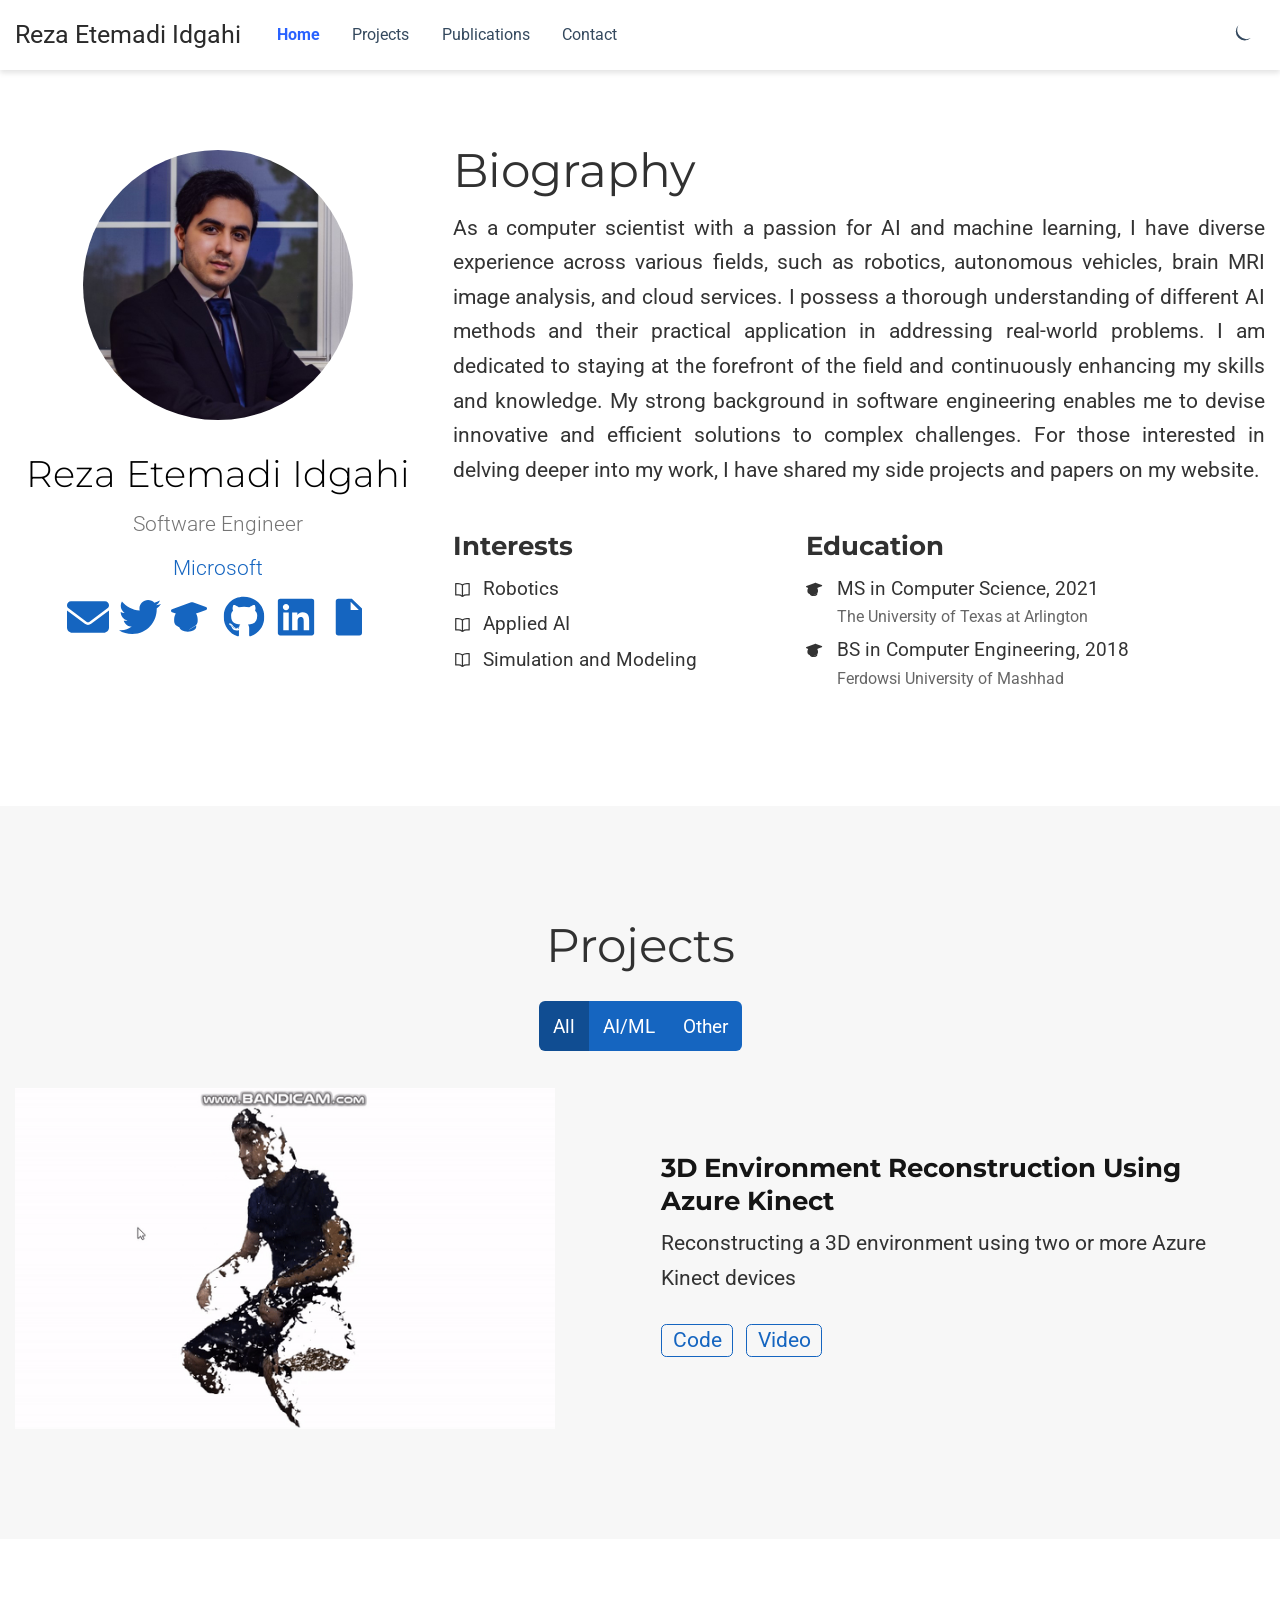
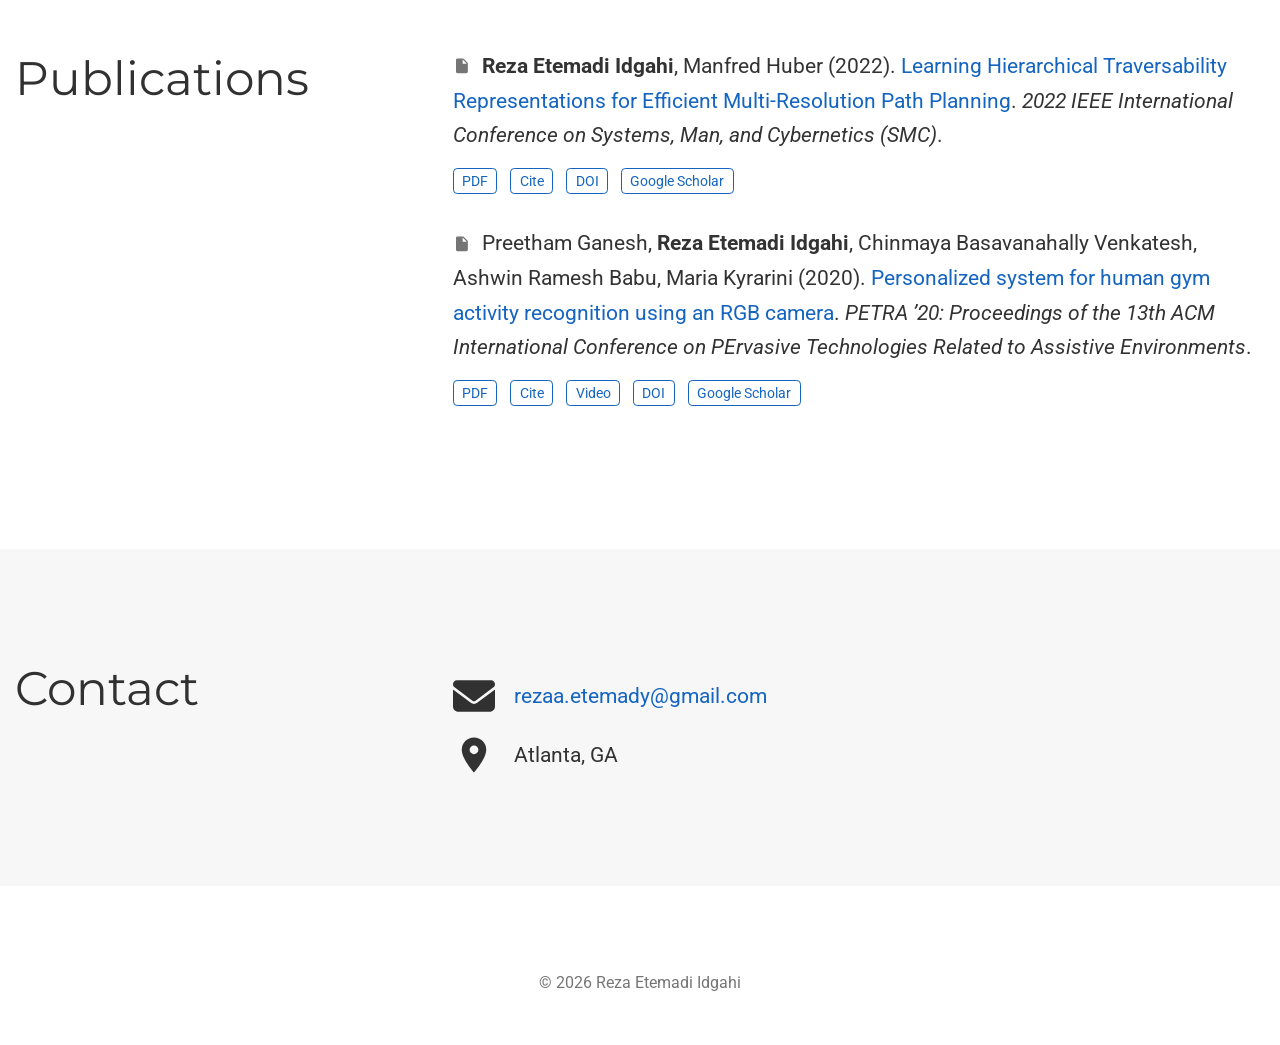
<file: index.html>
<!DOCTYPE html>
<html lang="en">
<head>
  <meta charset="utf-8">
  <meta name="viewport" content="width=device-width, initial-scale=1">
  <title>Reza Etemadi Idgahi</title>
  <meta name="author" content="Reza Etemadi Idgahi">
  <meta name="description" content="Software engineer working on AI, robotics, simulation, and cloud systems. Projects and publications by Reza Etemadi Idgahi.">
  <meta name="theme-color" content="#1565c0">
  <link rel="canonical" href="https://rzaete.github.io/">
  <meta property="og:type" content="profile">
  <meta property="og:title" content="Reza Etemadi Idgahi">
  <meta property="og:description" content="Software engineer working on AI, robotics, simulation, and cloud systems.">
  <meta property="og:url" content="https://rzaete.github.io/">
  <meta property="og:image" content="https://rzaete.github.io/img/avatar.jpg">
  <link rel="preconnect" href="https://fonts.googleapis.com">
  <link rel="preconnect" href="https://fonts.gstatic.com" crossorigin>
  <link rel="stylesheet" href="https://fonts.googleapis.com/css2?family=Montserrat:wght@300;400;600;700&family=Roboto+Mono&family=Roboto:wght@400;700&display=swap">
  <link rel="stylesheet" href="/css/style.css">
  <script>
    (function () {
      var theme = localStorage.getItem("theme");
      var dark = theme === "dark" || (theme !== "light" && matchMedia("(prefers-color-scheme: dark)").matches);
      if (dark) document.documentElement.classList.add("dark");
    })();
  </script>
  <script type="application/ld+json">
  {
    "@context": "https://schema.org",
    "@type": "Person",
    "name": "Reza Etemadi Idgahi",
    "jobTitle": "Software Engineer",
    "url": "https://rzaete.github.io/",
    "email": "mailto:rezaa.etemady@gmail.com",
    "affiliation": { "@type": "Organization", "name": "Microsoft", "url": "https://www.microsoft.com" },
    "address": { "@type": "PostalAddress", "addressLocality": "Atlanta", "addressRegion": "GA", "addressCountry": "US" },
    "sameAs": [
      "https://github.com/rzaete",
      "https://www.linkedin.com/in/reza-etemadi/",
      "https://twitter.com/rza_ete",
      "https://scholar.google.com/citations?user=729HU0gAAAAJ&hl=en"
    ]
  }
  </script>
</head>
<body>
  <header class="site-header">
    <nav class="nav wrap" aria-label="Primary">
      <button id="nav-toggle" class="nav-toggle" type="button" aria-expanded="false" aria-controls="nav-menu" aria-label="Menu">
        <svg class="icon" viewBox="0 0 24 24" aria-hidden="true"><use href="/img/icons.svg#menu"/></svg>
      </button>
      <a class="brand" href="/">Reza Etemadi Idgahi</a>
      <div id="nav-menu" class="nav-links">
        <a class="active" href="/#about" aria-current="true">Home</a>
        <a href="/#projects">Projects</a>
        <a href="/#publications">Publications</a>
        <a href="/#contact">Contact</a>
      </div>
      <button id="theme-toggle" class="icon-btn" type="button" aria-label="Toggle color theme">
        <svg class="icon icon-moon" viewBox="0 0 24 24" aria-hidden="true"><use href="/img/icons.svg#moon"/></svg>
        <svg class="icon icon-sun" viewBox="0 0 24 24" aria-hidden="true"><use href="/img/icons.svg#sun"/></svg>
      </button>
    </nav>
  </header>

  <main>
    <section id="about" class="section">
      <div class="wrap about-grid">
        <div class="profile">
          <img class="avatar" src="/img/avatar.jpg" width="636" height="636" alt="Reza Etemadi Idgahi">
          <h2 class="name">Reza Etemadi Idgahi</h2>
          <p class="role">Software Engineer</p>
          <p class="role"><a href="https://www.microsoft.com" target="_blank" rel="noopener">Microsoft</a></p>
          <ul class="social">
            <li><a href="/#contact" aria-label="Email"><svg class="icon" viewBox="0 0 512 512" aria-hidden="true"><use href="/img/icons.svg#mail"/></svg></a></li>
            <li><a href="https://twitter.com/rza_ete" target="_blank" rel="noopener" aria-label="Twitter"><svg class="icon" viewBox="0 0 512 512" aria-hidden="true"><use href="/img/icons.svg#twitter"/></svg></a></li>
            <li><a href="https://scholar.google.com/citations?user=729HU0gAAAAJ&amp;hl=en" target="_blank" rel="noopener" aria-label="Google Scholar"><svg class="icon" viewBox="0 0 640 512" aria-hidden="true"><use href="/img/icons.svg#cap"/></svg></a></li>
            <li><a href="https://github.com/rzaete" target="_blank" rel="noopener" aria-label="GitHub"><svg class="icon" viewBox="0 0 496 512" aria-hidden="true"><use href="/img/icons.svg#github"/></svg></a></li>
            <li><a href="https://www.linkedin.com/in/reza-etemadi/" target="_blank" rel="noopener" aria-label="LinkedIn"><svg class="icon" viewBox="0 0 448 512" aria-hidden="true"><use href="/img/icons.svg#linkedin"/></svg></a></li>
            <li><a href="/uploads/RezaEtemadi_resume.pdf" aria-label="CV"><svg class="icon" viewBox="0 0 24 24" aria-hidden="true"><use href="/img/icons.svg#cv"/></svg></a></li>
          </ul>
        </div>
        <div class="bio">
          <h1>Biography</h1>
          <p class="lead">As a computer scientist with a passion for AI and machine learning, I have diverse experience across various fields, such as robotics, autonomous vehicles, brain MRI image analysis, and cloud services. I possess a thorough understanding of different AI methods and their practical application in addressing real-world problems. I am dedicated to staying at the forefront of the field and continuously enhancing my skills and knowledge. My strong background in software engineering enables me to devise innovative and efficient solutions to complex challenges. For those interested in delving deeper into my work, I have shared my side projects and papers on my website.</p>
          <div class="facts">
            <div>
              <h2 class="subhead">Interests</h2>
              <ul class="icon-list">
                <li><svg class="icon" viewBox="0 0 24 24" aria-hidden="true"><use href="/img/icons.svg#book"/></svg>Robotics</li>
                <li><svg class="icon" viewBox="0 0 24 24" aria-hidden="true"><use href="/img/icons.svg#book"/></svg>Applied AI</li>
                <li><svg class="icon" viewBox="0 0 24 24" aria-hidden="true"><use href="/img/icons.svg#book"/></svg>Simulation and Modeling</li>
              </ul>
            </div>
            <div>
              <h2 class="subhead">Education</h2>
              <ul class="edu">
                <li>
                  <svg class="icon" viewBox="0 0 640 512" aria-hidden="true"><use href="/img/icons.svg#cap"/></svg>
                  <div>
                    <p class="course">MS in Computer Science, 2021</p>
                    <p class="school">The University of Texas at Arlington</p>
                  </div>
                </li>
                <li>
                  <svg class="icon" viewBox="0 0 640 512" aria-hidden="true"><use href="/img/icons.svg#cap"/></svg>
                  <div>
                    <p class="course">BS in Computer Engineering, 2018</p>
                    <p class="school">Ferdowsi University of Mashhad</p>
                  </div>
                </li>
              </ul>
            </div>
          </div>
        </div>
      </div>
    </section>

    <section id="projects" class="section">
      <div class="wrap">
        <h1 class="center-title">Projects</h1>
        <div class="filters" role="group" aria-label="Filter projects">
          <button type="button" data-filter="all" aria-pressed="true">All</button>
          <button type="button" data-filter="aiml" aria-pressed="false">AI/ML</button>
          <button type="button" data-filter="other" aria-pressed="false">Other</button>
        </div>
        <article class="project" data-tags="aiml">
          <a href="https://github.com/rzaete/kinect">
            <img src="/img/kinect.gif" width="600" height="379" alt="3D Environment Reconstruction Using Azure Kinect" loading="lazy">
          </a>
          <div>
            <h2 class="project-title"><a href="https://github.com/rzaete/kinect">3D Environment Reconstruction Using Azure Kinect</a></h2>
            <p>Reconstructing a 3D environment using two or more Azure Kinect devices</p>
            <p class="actions">
              <a class="btn" href="https://github.com/rzaete/kinect" target="_blank" rel="noopener">Code</a>
              <a class="btn" href="https://youtu.be/M9D7wcihWzk?si=I1TdN9pGUmzaJ_L1" target="_blank" rel="noopener">Video</a>
            </p>
          </div>
        </article>
      </div>
    </section>

    <section id="publications" class="section">
      <div class="wrap with-side">
        <h1>Publications</h1>
        <div>
          <article class="pub">
            <p class="pub-line">
              <svg class="icon file" viewBox="0 0 24 24" aria-hidden="true"><use href="/img/icons.svg#file"/></svg>
              <strong>Reza Etemadi Idgahi</strong>, Manfred Huber
              (2022).
              <a href="/publication/hierarchical-path-planning/">Learning Hierarchical Traversability Representations for Efficient Multi-Resolution Path Planning</a>.
              <em>2022 IEEE International Conference on Systems, Man, and Cybernetics (SMC)</em>.
            </p>
            <p class="actions">
              <a class="btn small" href="https://par.nsf.gov/servlets/purl/10388106" target="_blank" rel="noopener">PDF</a>
              <button class="btn small" type="button" data-cite="/publication/hierarchical-path-planning/cite.bib">Cite</button>
              <a class="btn small" href="https://doi.org/10.1109/SMC53654.2022.9945075" target="_blank" rel="noopener">DOI</a>
              <a class="btn small" href="https://scholar.google.com/citations?view_op=view_citation&amp;hl=en&amp;user=729HU0gAAAAJ&amp;citation_for_view=729HU0gAAAAJ:d1gkVwhDpl0C" target="_blank" rel="noopener">Google Scholar</a>
            </p>
          </article>
          <article class="pub">
            <p class="pub-line">
              <svg class="icon file" viewBox="0 0 24 24" aria-hidden="true"><use href="/img/icons.svg#file"/></svg>
              Preetham Ganesh, <strong>Reza Etemadi Idgahi</strong>, Chinmaya Basavanahally Venkatesh, Ashwin Ramesh Babu, Maria Kyrarini
              (2020).
              <a href="/publication/gym-activity-recognition/">Personalized system for human gym activity recognition using an RGB camera</a>.
              <em>PETRA ’20: Proceedings of the 13th ACM International Conference on PErvasive Technologies Related to Assistive Environments</em>.
            </p>
            <p class="actions">
              <a class="btn small" href="https://www.researchgate.net/profile/Ashwin-Ramesh-Babu/publication/342537463_Personalized_system_for_human_gym_activity_recognition_using_an_RGB_camera/links/642a277aa1b72772e44635fd/Personalized-system-for-human-gym-activity-recognition-using-an-RGB-camera.pdf" target="_blank" rel="noopener">PDF</a>
              <button class="btn small" type="button" data-cite="/publication/gym-activity-recognition/cite.bib">Cite</button>
              <a class="btn small" href="https://dl.acm.org/action/downloadSupplement?doi=10.1145%2F3389189.3392611&amp;file=a21-ganesh.mp4" target="_blank" rel="noopener">Video</a>
              <a class="btn small" href="https://doi.org/10.1145/3389189.3392611" target="_blank" rel="noopener">DOI</a>
              <a class="btn small" href="https://scholar.google.com/citations?view_op=view_citation&amp;hl=en&amp;user=729HU0gAAAAJ&amp;citation_for_view=729HU0gAAAAJ:u5HHmVD_uO8C" target="_blank" rel="noopener">Google Scholar</a>
            </p>
          </article>
        </div>
      </div>
    </section>

    <section id="contact" class="section">
      <div class="wrap with-side">
        <h1>Contact</h1>
        <ul class="contact-list">
          <li>
            <svg class="icon" viewBox="0 0 512 512" aria-hidden="true"><use href="/img/icons.svg#mail"/></svg>
            <a href="mailto:rezaa.etemady@gmail.com">rezaa.etemady@gmail.com</a>
          </li>
          <li>
            <svg class="icon" viewBox="0 0 24 24" aria-hidden="true"><use href="/img/icons.svg#pin"/></svg>
            <span>Atlanta, GA</span>
          </li>
        </ul>
      </div>
    </section>
  </main>

  <footer class="site-footer">
    <p>© <span id="year">2026</span> Reza Etemadi Idgahi</p>
  </footer>

  <dialog id="cite" aria-labelledby="cite-title">
    <div class="cite-head">
      <h2 id="cite-title">Cite</h2>
      <button id="cite-close" class="icon-btn" type="button" aria-label="Close">
        <svg class="icon" viewBox="0 0 24 24" aria-hidden="true"><use href="/img/icons.svg#close"/></svg>
      </button>
    </div>
    <pre id="cite-text"></pre>
    <div class="cite-actions">
      <button id="cite-copy" class="btn" type="button">Copy</button>
      <a id="cite-download" class="btn" href="#" download>Download</a>
    </div>
  </dialog>
  <script src="/js/site.js"></script>
</body>
</html>
</file>
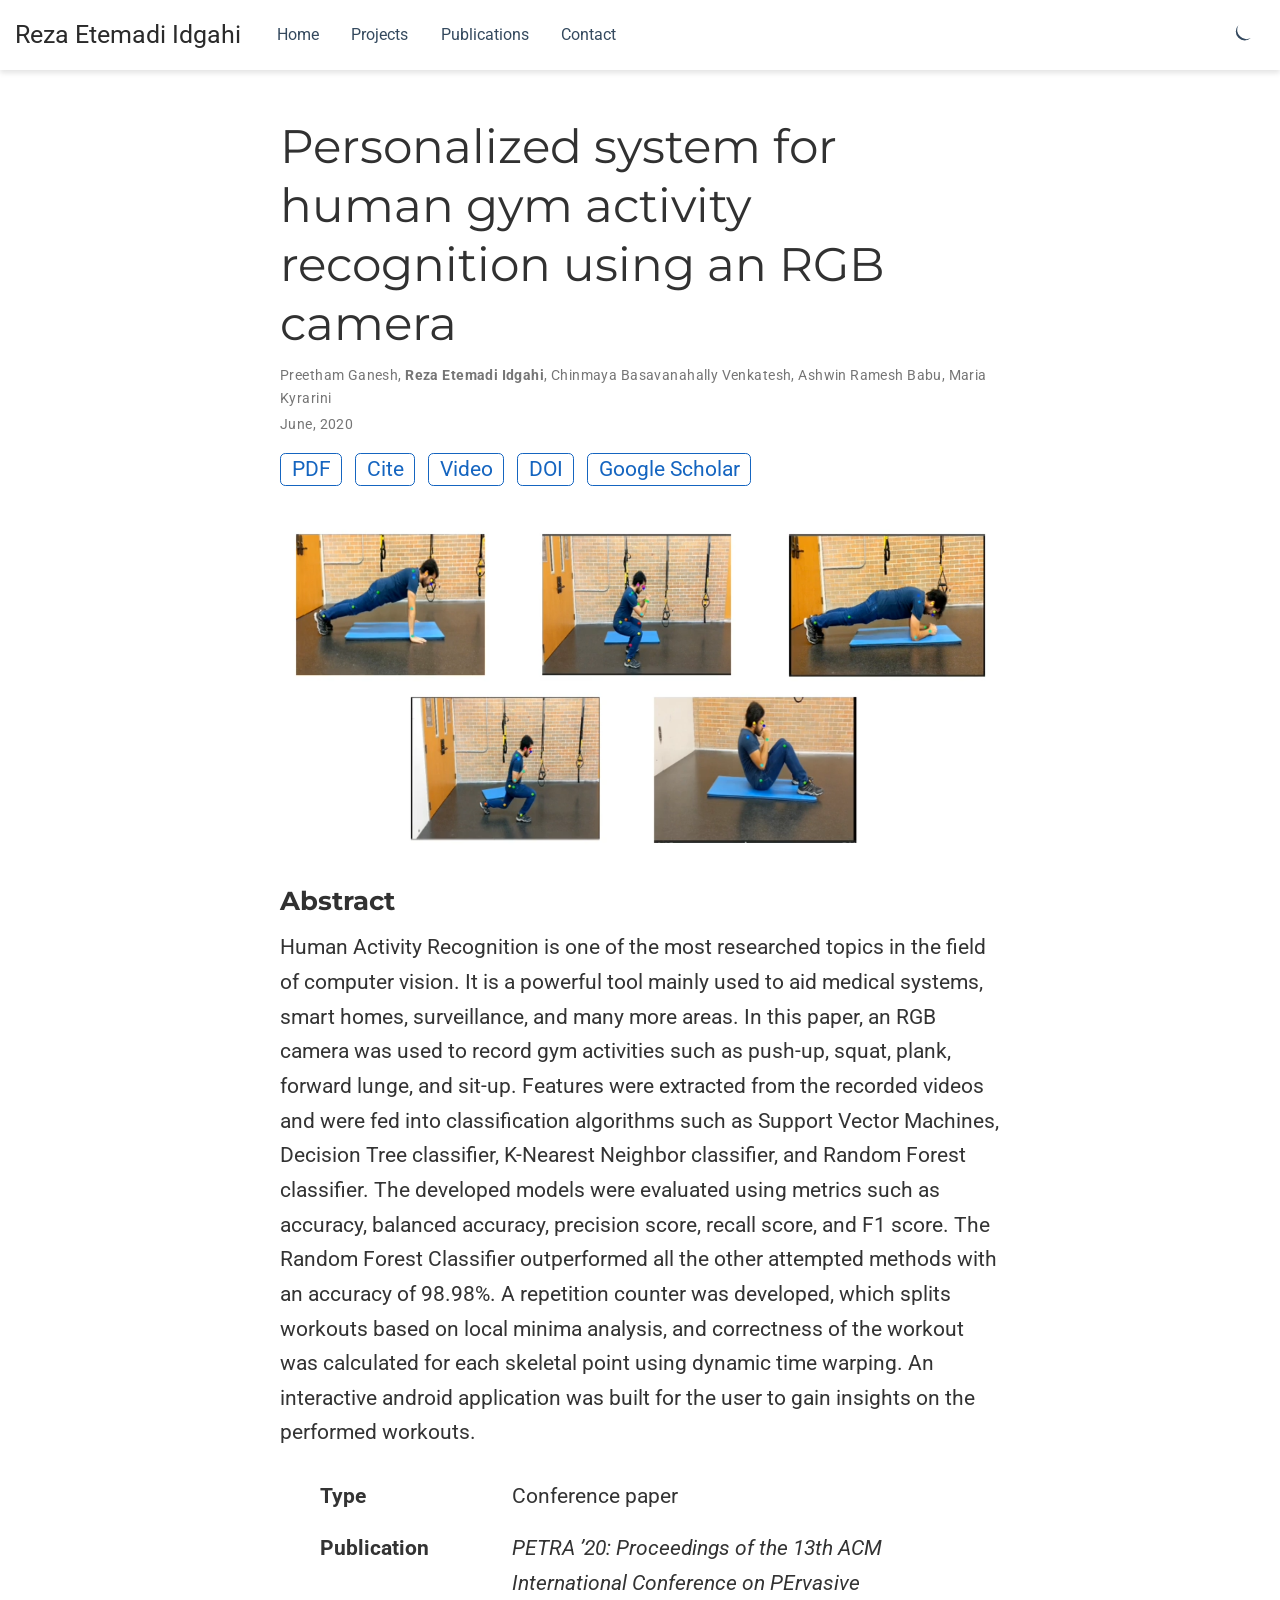
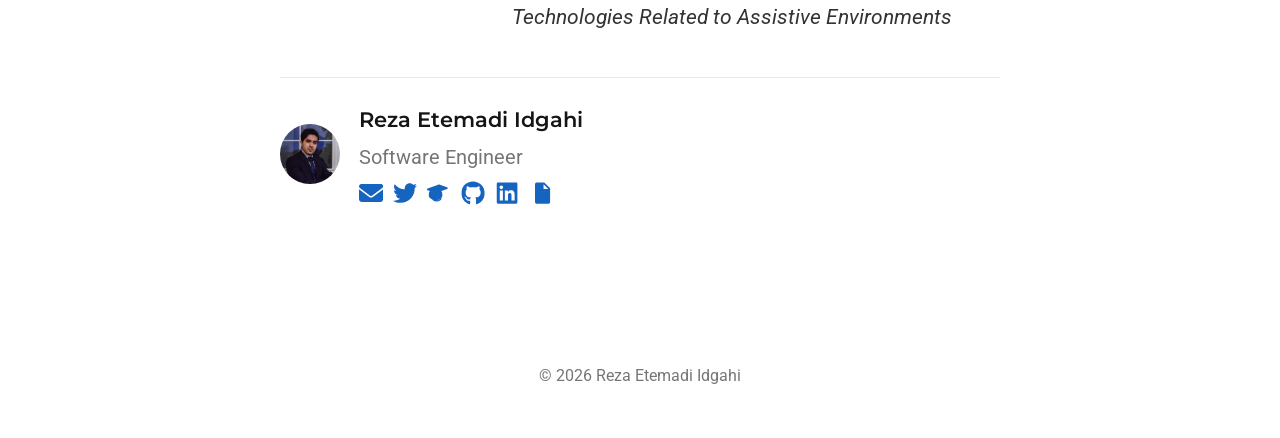
<file: publication/gym-activity-recognition/index.html>
<!DOCTYPE html>
<html lang="en">
<head>
  <meta charset="utf-8">
  <meta name="viewport" content="width=device-width, initial-scale=1">
  <title>Personalized system for human gym activity recognition using an RGB camera | Reza Etemadi Idgahi</title>
  <meta name="author" content="Reza Etemadi Idgahi">
  <meta name="description" content="An RGB-camera system that classifies gym exercises, counts repetitions, and scores form, with a Random Forest model at 98.98% accuracy.">
  <meta name="theme-color" content="#1565c0">
  <link rel="canonical" href="https://rzaete.github.io/publication/gym-activity-recognition/">
  <meta property="og:type" content="article">
  <meta property="og:title" content="Personalized system for human gym activity recognition using an RGB camera">
  <meta property="og:image" content="https://rzaete.github.io/publication/gym-activity-recognition/featured.png">
  <link rel="preconnect" href="https://fonts.googleapis.com">
  <link rel="preconnect" href="https://fonts.gstatic.com" crossorigin>
  <link rel="stylesheet" href="https://fonts.googleapis.com/css2?family=Montserrat:wght@300;400;600;700&family=Roboto+Mono&family=Roboto:wght@400;700&display=swap">
  <link rel="stylesheet" href="/css/style.css">
  <script>
    (function () {
      var theme = localStorage.getItem("theme");
      var dark = theme === "dark" || (theme !== "light" && matchMedia("(prefers-color-scheme: dark)").matches);
      if (dark) document.documentElement.classList.add("dark");
    })();
  </script>
</head>
<body>
  <header class="site-header">
    <nav class="nav wrap" aria-label="Primary">
      <button id="nav-toggle" class="nav-toggle" type="button" aria-expanded="false" aria-controls="nav-menu" aria-label="Menu">
        <svg class="icon" viewBox="0 0 24 24" aria-hidden="true"><use href="/img/icons.svg#menu"/></svg>
      </button>
      <a class="brand" href="/">Reza Etemadi Idgahi</a>
      <div id="nav-menu" class="nav-links">
        <a href="/#about">Home</a>
        <a href="/#projects">Projects</a>
        <a href="/#publications">Publications</a>
        <a href="/#contact">Contact</a>
      </div>
      <button id="theme-toggle" class="icon-btn" type="button" aria-label="Toggle color theme">
        <svg class="icon icon-moon" viewBox="0 0 24 24" aria-hidden="true"><use href="/img/icons.svg#moon"/></svg>
        <svg class="icon icon-sun" viewBox="0 0 24 24" aria-hidden="true"><use href="/img/icons.svg#sun"/></svg>
      </button>
    </nav>
  </header>

  <main class="article">
    <h1>Personalized system for human gym activity recognition using an RGB camera</h1>
    <p class="byline">Preetham Ganesh, <strong>Reza Etemadi Idgahi</strong>, Chinmaya Basavanahally Venkatesh, Ashwin Ramesh Babu, Maria Kyrarini</p>
    <p class="date">June, 2020</p>
    <p class="actions">
      <a class="btn" href="https://www.researchgate.net/profile/Ashwin-Ramesh-Babu/publication/342537463_Personalized_system_for_human_gym_activity_recognition_using_an_RGB_camera/links/642a277aa1b72772e44635fd/Personalized-system-for-human-gym-activity-recognition-using-an-RGB-camera.pdf" target="_blank" rel="noopener">PDF</a>
      <button class="btn" type="button" data-cite="/publication/gym-activity-recognition/cite.bib">Cite</button>
      <a class="btn" href="https://dl.acm.org/action/downloadSupplement?doi=10.1145%2F3389189.3392611&amp;file=a21-ganesh.mp4" target="_blank" rel="noopener">Video</a>
      <a class="btn" href="https://doi.org/10.1145/3389189.3392611" target="_blank" rel="noopener">DOI</a>
      <a class="btn" href="https://scholar.google.com/citations?view_op=view_citation&amp;hl=en&amp;user=729HU0gAAAAJ&amp;citation_for_view=729HU0gAAAAJ:u5HHmVD_uO8C" target="_blank" rel="noopener">Google Scholar</a>
    </p>
    <figure class="figure">
      <img src="/publication/gym-activity-recognition/featured.png" width="1338" height="610" alt="">
    </figure>
    <h2 class="abstract">Abstract</h2>
    <p>Human Activity Recognition is one of the most researched topics in the field of computer vision. It is a powerful tool mainly used to aid medical systems, smart homes, surveillance, and many more areas. In this paper, an RGB camera was used to record gym activities such as push-up, squat, plank, forward lunge, and sit-up. Features were extracted from the recorded videos and were fed into classification algorithms such as Support Vector Machines, Decision Tree classifier, K-Nearest Neighbor classifier, and Random Forest classifier. The developed models were evaluated using metrics such as accuracy, balanced accuracy, precision score, recall score, and F1 score. The Random Forest Classifier outperformed all the other attempted methods with an accuracy of 98.98%. A repetition counter was developed, which splits workouts based on local minima analysis, and correctness of the workout was calculated for each skeletal point using dynamic time warping. An interactive android application was built for the user to gain insights on the performed workouts.</p>
    <dl class="meta">
      <div>
        <dt>Type</dt>
        <dd>Conference paper</dd>
      </div>
      <div>
        <dt>Publication</dt>
        <dd><em>PETRA ’20: Proceedings of the 13th ACM International Conference on PErvasive Technologies Related to Assistive Environments</em></dd>
      </div>
    </dl>
    <aside class="author">
      <a href="/"><img src="/img/avatar.jpg" width="60" height="60" alt=""></a>
      <div>
        <p class="author-name"><a href="/">Reza Etemadi Idgahi</a></p>
        <p class="author-role">Software Engineer</p>
        <ul class="social">
          <li><a href="/#contact" aria-label="Email"><svg class="icon" viewBox="0 0 512 512" aria-hidden="true"><use href="/img/icons.svg#mail"/></svg></a></li>
          <li><a href="https://twitter.com/rza_ete" target="_blank" rel="noopener" aria-label="Twitter"><svg class="icon" viewBox="0 0 512 512" aria-hidden="true"><use href="/img/icons.svg#twitter"/></svg></a></li>
          <li><a href="https://scholar.google.com/citations?user=729HU0gAAAAJ&amp;hl=en" target="_blank" rel="noopener" aria-label="Google Scholar"><svg class="icon" viewBox="0 0 640 512" aria-hidden="true"><use href="/img/icons.svg#cap"/></svg></a></li>
          <li><a href="https://github.com/rzaete" target="_blank" rel="noopener" aria-label="GitHub"><svg class="icon" viewBox="0 0 496 512" aria-hidden="true"><use href="/img/icons.svg#github"/></svg></a></li>
          <li><a href="https://www.linkedin.com/in/reza-etemadi/" target="_blank" rel="noopener" aria-label="LinkedIn"><svg class="icon" viewBox="0 0 448 512" aria-hidden="true"><use href="/img/icons.svg#linkedin"/></svg></a></li>
          <li><a href="/uploads/RezaEtemadi_resume.pdf" aria-label="CV"><svg class="icon" viewBox="0 0 24 24" aria-hidden="true"><use href="/img/icons.svg#cv"/></svg></a></li>
        </ul>
      </div>
    </aside>
  </main>

  <footer class="site-footer">
    <p>© <span id="year">2026</span> Reza Etemadi Idgahi</p>
  </footer>

  <dialog id="cite" aria-labelledby="cite-title">
    <div class="cite-head">
      <h2 id="cite-title">Cite</h2>
      <button id="cite-close" class="icon-btn" type="button" aria-label="Close">
        <svg class="icon" viewBox="0 0 24 24" aria-hidden="true"><use href="/img/icons.svg#close"/></svg>
      </button>
    </div>
    <pre id="cite-text"></pre>
    <div class="cite-actions">
      <button id="cite-copy" class="btn" type="button">Copy</button>
      <a id="cite-download" class="btn" href="#" download>Download</a>
    </div>
  </dialog>
  <script src="/js/site.js"></script>
</body>
</html>
</file>
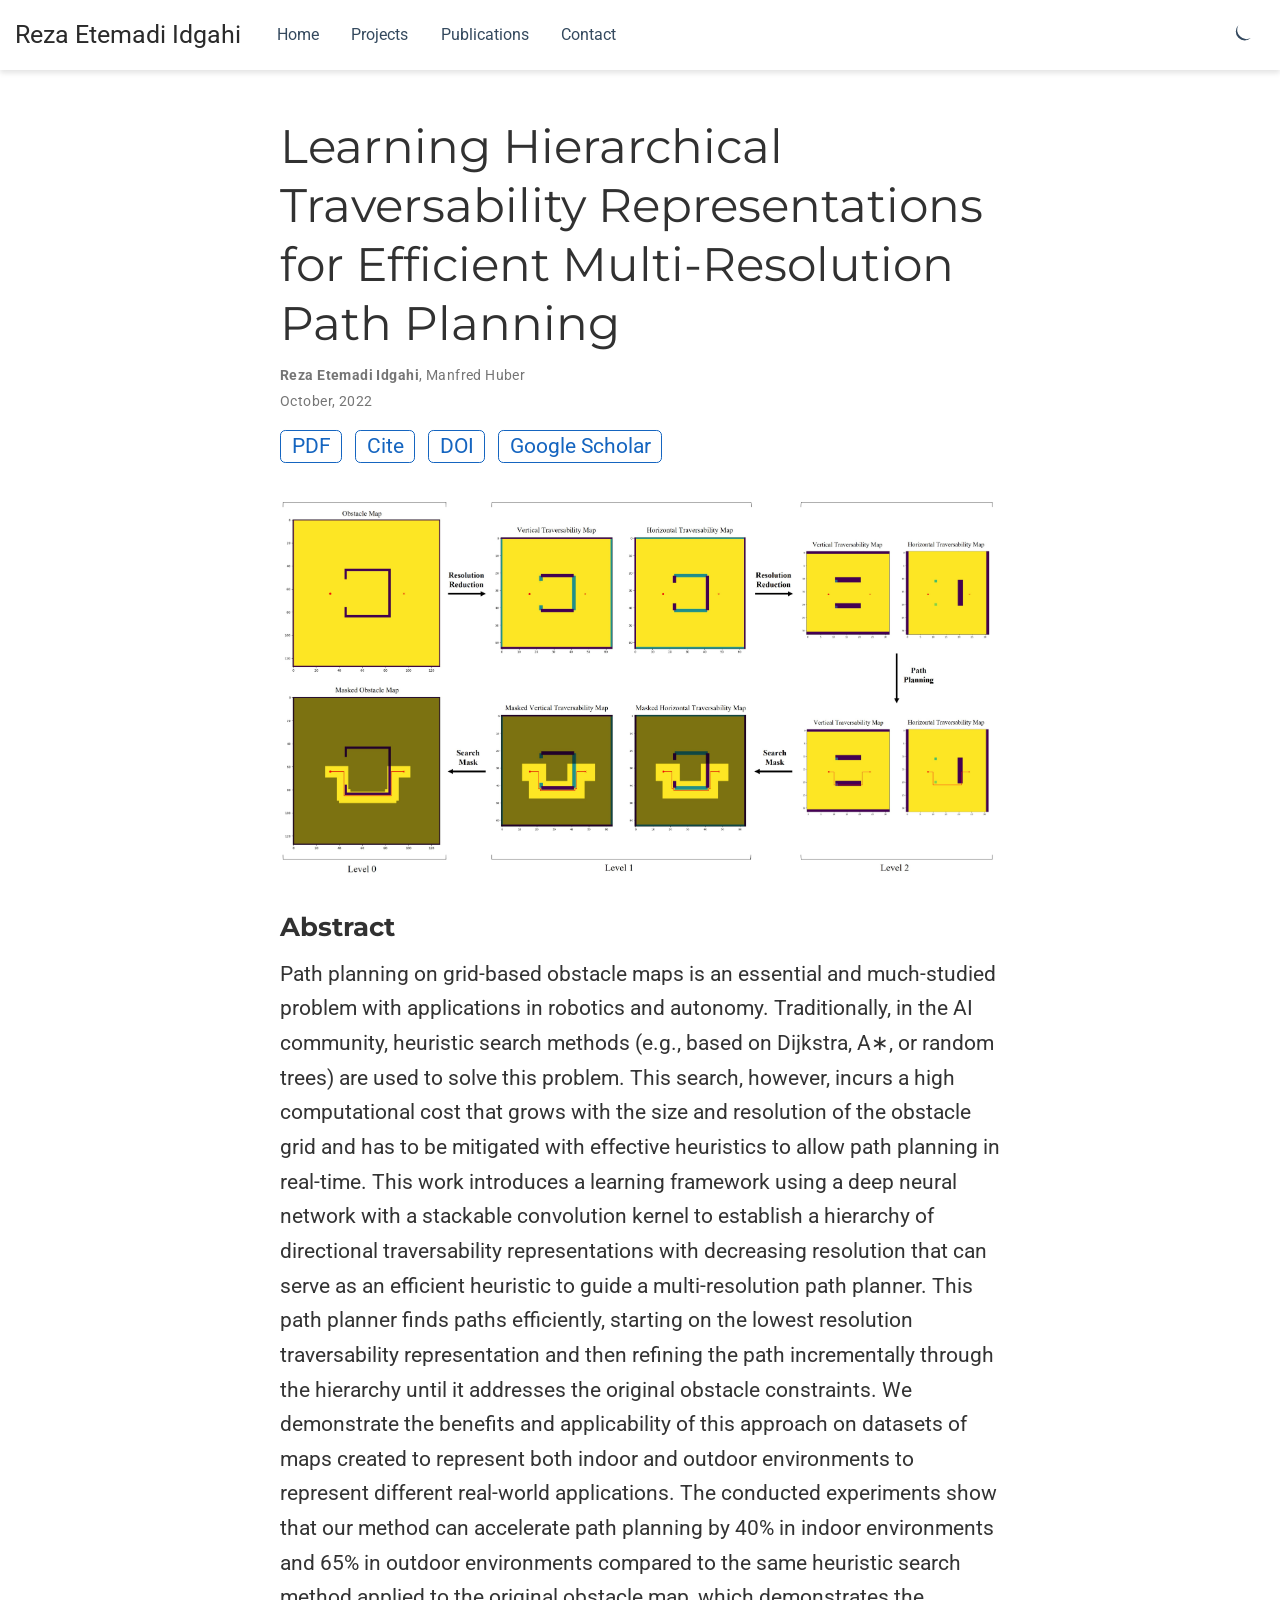
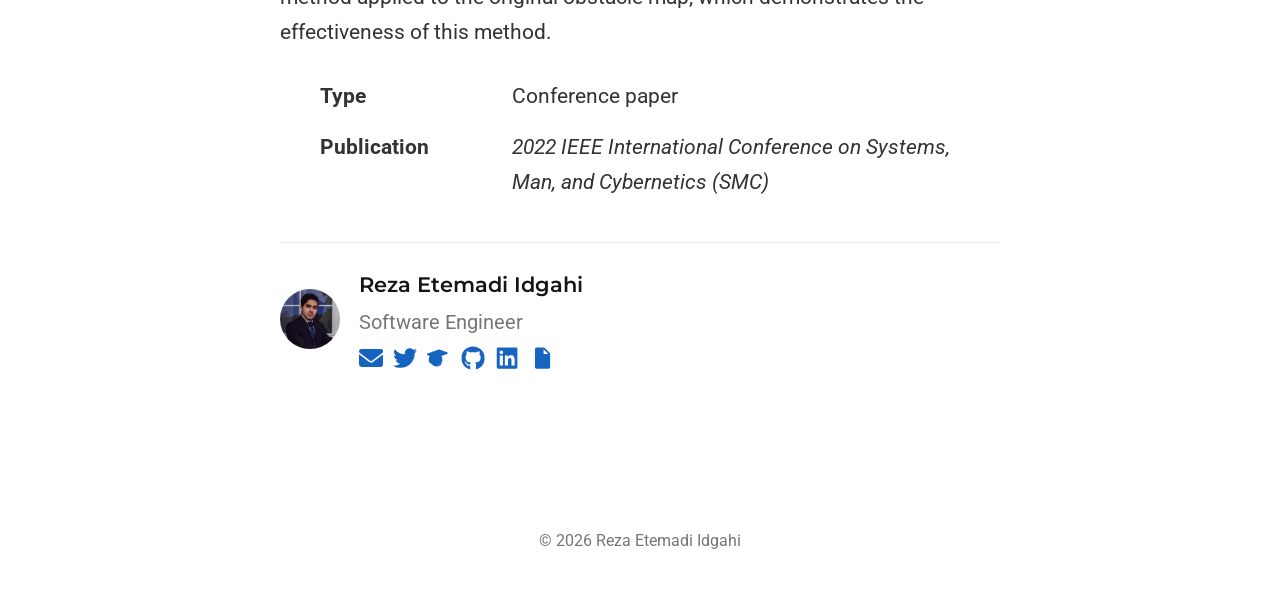
<file: publication/hierarchical-path-planning/index.html>
<!DOCTYPE html>
<html lang="en">
<head>
  <meta charset="utf-8">
  <meta name="viewport" content="width=device-width, initial-scale=1">
  <title>Learning Hierarchical Traversability Representations for Efficient Multi-Resolution Path Planning | Reza Etemadi Idgahi</title>
  <meta name="author" content="Reza Etemadi Idgahi">
  <meta name="description" content="A learning framework that builds a hierarchy of directional traversability representations and uses them as a heuristic for multi-resolution path planning.">
  <meta name="theme-color" content="#1565c0">
  <link rel="canonical" href="https://rzaete.github.io/publication/hierarchical-path-planning/">
  <meta property="og:type" content="article">
  <meta property="og:title" content="Learning Hierarchical Traversability Representations for Efficient Multi-Resolution Path Planning">
  <meta property="og:image" content="https://rzaete.github.io/publication/hierarchical-path-planning/featured.jpg">
  <link rel="preconnect" href="https://fonts.googleapis.com">
  <link rel="preconnect" href="https://fonts.gstatic.com" crossorigin>
  <link rel="stylesheet" href="https://fonts.googleapis.com/css2?family=Montserrat:wght@300;400;600;700&family=Roboto+Mono&family=Roboto:wght@400;700&display=swap">
  <link rel="stylesheet" href="/css/style.css">
  <script>
    (function () {
      var theme = localStorage.getItem("theme");
      var dark = theme === "dark" || (theme !== "light" && matchMedia("(prefers-color-scheme: dark)").matches);
      if (dark) document.documentElement.classList.add("dark");
    })();
  </script>
</head>
<body>
  <header class="site-header">
    <nav class="nav wrap" aria-label="Primary">
      <button id="nav-toggle" class="nav-toggle" type="button" aria-expanded="false" aria-controls="nav-menu" aria-label="Menu">
        <svg class="icon" viewBox="0 0 24 24" aria-hidden="true"><use href="/img/icons.svg#menu"/></svg>
      </button>
      <a class="brand" href="/">Reza Etemadi Idgahi</a>
      <div id="nav-menu" class="nav-links">
        <a href="/#about">Home</a>
        <a href="/#projects">Projects</a>
        <a href="/#publications">Publications</a>
        <a href="/#contact">Contact</a>
      </div>
      <button id="theme-toggle" class="icon-btn" type="button" aria-label="Toggle color theme">
        <svg class="icon icon-moon" viewBox="0 0 24 24" aria-hidden="true"><use href="/img/icons.svg#moon"/></svg>
        <svg class="icon icon-sun" viewBox="0 0 24 24" aria-hidden="true"><use href="/img/icons.svg#sun"/></svg>
      </button>
    </nav>
  </header>

  <main class="article">
    <h1>Learning Hierarchical Traversability Representations for Efficient Multi-Resolution Path Planning</h1>
    <p class="byline"><strong>Reza Etemadi Idgahi</strong>, Manfred Huber</p>
    <p class="date">October, 2022</p>
    <p class="actions">
      <a class="btn" href="https://par.nsf.gov/servlets/purl/10388106" target="_blank" rel="noopener">PDF</a>
      <button class="btn" type="button" data-cite="/publication/hierarchical-path-planning/cite.bib">Cite</button>
      <a class="btn" href="https://doi.org/10.1109/SMC53654.2022.9945075" target="_blank" rel="noopener">DOI</a>
      <a class="btn" href="https://scholar.google.com/citations?view_op=view_citation&amp;hl=en&amp;user=729HU0gAAAAJ&amp;citation_for_view=729HU0gAAAAJ:d1gkVwhDpl0C" target="_blank" rel="noopener">Google Scholar</a>
    </p>
    <figure class="figure">
      <img src="/publication/hierarchical-path-planning/featured.jpg" width="4207" height="2207" alt="">
    </figure>
    <h2 class="abstract">Abstract</h2>
    <p>Path planning on grid-based obstacle maps is an essential and much-studied problem with applications in robotics and autonomy. Traditionally, in the AI community, heuristic search methods (e.g., based on Dijkstra, A∗, or random trees) are used to solve this problem. This search, however, incurs a high computational cost that grows with the size and resolution of the obstacle grid and has to be mitigated with effective heuristics to allow path planning in real-time. This work introduces a learning framework using a deep neural network with a stackable convolution kernel to establish a hierarchy of directional traversability representations with decreasing resolution that can serve as an efficient heuristic to guide a multi-resolution path planner. This path planner finds paths efficiently, starting on the lowest resolution traversability representation and then refining the path incrementally through the hierarchy until it addresses the original obstacle constraints. We demonstrate the benefits and applicability of this approach on datasets of maps created to represent both indoor and outdoor environments to represent different real-world applications. The conducted experiments show that our method can accelerate path planning by 40% in indoor environments and 65% in outdoor environments compared to the same heuristic search method applied to the original obstacle map, which demonstrates the effectiveness of this method.</p>
    <dl class="meta">
      <div>
        <dt>Type</dt>
        <dd>Conference paper</dd>
      </div>
      <div>
        <dt>Publication</dt>
        <dd><em>2022 IEEE International Conference on Systems, Man, and Cybernetics (SMC)</em></dd>
      </div>
    </dl>
    <aside class="author">
      <a href="/"><img src="/img/avatar.jpg" width="60" height="60" alt=""></a>
      <div>
        <p class="author-name"><a href="/">Reza Etemadi Idgahi</a></p>
        <p class="author-role">Software Engineer</p>
        <ul class="social">
          <li><a href="/#contact" aria-label="Email"><svg class="icon" viewBox="0 0 512 512" aria-hidden="true"><use href="/img/icons.svg#mail"/></svg></a></li>
          <li><a href="https://twitter.com/rza_ete" target="_blank" rel="noopener" aria-label="Twitter"><svg class="icon" viewBox="0 0 512 512" aria-hidden="true"><use href="/img/icons.svg#twitter"/></svg></a></li>
          <li><a href="https://scholar.google.com/citations?user=729HU0gAAAAJ&amp;hl=en" target="_blank" rel="noopener" aria-label="Google Scholar"><svg class="icon" viewBox="0 0 640 512" aria-hidden="true"><use href="/img/icons.svg#cap"/></svg></a></li>
          <li><a href="https://github.com/rzaete" target="_blank" rel="noopener" aria-label="GitHub"><svg class="icon" viewBox="0 0 496 512" aria-hidden="true"><use href="/img/icons.svg#github"/></svg></a></li>
          <li><a href="https://www.linkedin.com/in/reza-etemadi/" target="_blank" rel="noopener" aria-label="LinkedIn"><svg class="icon" viewBox="0 0 448 512" aria-hidden="true"><use href="/img/icons.svg#linkedin"/></svg></a></li>
          <li><a href="/uploads/RezaEtemadi_resume.pdf" aria-label="CV"><svg class="icon" viewBox="0 0 24 24" aria-hidden="true"><use href="/img/icons.svg#cv"/></svg></a></li>
        </ul>
      </div>
    </aside>
  </main>

  <footer class="site-footer">
    <p>© <span id="year">2026</span> Reza Etemadi Idgahi</p>
  </footer>

  <dialog id="cite" aria-labelledby="cite-title">
    <div class="cite-head">
      <h2 id="cite-title">Cite</h2>
      <button id="cite-close" class="icon-btn" type="button" aria-label="Close">
        <svg class="icon" viewBox="0 0 24 24" aria-hidden="true"><use href="/img/icons.svg#close"/></svg>
      </button>
    </div>
    <pre id="cite-text"></pre>
    <div class="cite-actions">
      <button id="cite-copy" class="btn" type="button">Copy</button>
      <a id="cite-download" class="btn" href="#" download>Download</a>
    </div>
  </dialog>
  <script src="/js/site.js"></script>
</body>
</html>
</file>
<file: css/style.css>
:root {
  --bg: #fff;
  --bg-alt: #f7f7f7;
  --text: rgba(0, 0, 0, 0.8);
  --heading: #313131;
  --name: #000;
  --muted: rgba(0, 0, 0, 0.54);
  --faint: rgba(0, 0, 0, 0.6);
  --link: #1565c0;
  --title: #151515;
  --nav: #34495e;
  --nav-active: #2962ff;
  --brand: #2b2b2b;
  --header: #fff;
  --shadow: 0 0.125rem 0.25rem rgba(0, 0, 0, 0.11);
  --line: rgba(0, 0, 0, 0.08);
  --code-bg: #f8f9fa;
  --btn: #1565c0;
  --font: Roboto, "Segoe UI", Helvetica, Arial, sans-serif;
  --display: Montserrat, "Segoe UI", Helvetica, Arial, sans-serif;
  --mono: "Roboto Mono", ui-monospace, SFMono-Regular, Menlo, Consolas, monospace;
  color-scheme: light;
}

html.dark {
  --bg: #272935;
  --bg-alt: #23252f;
  --text: #f8f8f2;
  --heading: #fff;
  --name: #fff;
  --muted: rgba(255, 255, 255, 0.54);
  --faint: rgba(255, 255, 255, 0.6);
  --link: #bbdefb;
  --title: #fff;
  --nav: rgba(255, 255, 255, 0.85);
  --nav-active: #fff;
  --brand: #fff;
  --header: #282a36;
  --shadow: 0 0.125rem 0.25rem rgba(255, 255, 255, 0.11);
  --line: rgba(255, 255, 255, 0.08);
  --code-bg: #1e202a;
  --btn: #bbdefb;
  color-scheme: dark;
}

* { box-sizing: border-box; }

html {
  font-family: var(--font);
  font-size: 16.17px;
  line-height: 1.65;
  color: var(--text);
  scroll-behavior: smooth;
}

@media (min-width: 58em) {
  html { font-size: 21px; }
}

@media (prefers-reduced-motion: reduce) {
  html { scroll-behavior: auto; }
}

body {
  margin: 0;
  background: var(--bg);
  font-size: 1rem;
}

img { max-width: 100%; height: auto; }

a {
  color: var(--link);
  text-decoration: none;
  transition: color 0.2s ease;
}

a:hover { text-decoration: underline; }

h1, h2, h3 {
  font-family: var(--display);
  font-weight: 400;
  line-height: 1.25;
  color: var(--heading);
  overflow-wrap: break-word;
}

h1 { font-size: 2.25rem; margin: 1rem 0 0.5rem; }

p { margin: 0 0 1rem; }
p:last-child { margin-bottom: 0; }

[hidden] { display: none !important; }

.wrap {
  width: 100%;
  margin: 0 auto;
  padding: 0 15px;
}

@media (min-width: 576px) { .wrap { max-width: 540px; } }
@media (min-width: 768px) { .wrap { max-width: 720px; } }
@media (min-width: 992px) { .wrap { max-width: 960px; } }
@media (min-width: 1200px) { .wrap { max-width: 1290px; } }

.icon { width: 1.25rem; height: 1.25rem; display: block; fill: currentColor; }

.site-header {
  position: sticky;
  top: 0;
  z-index: 20;
  background: var(--header);
  box-shadow: var(--shadow);
}

.nav {
  position: relative;
  display: flex;
  align-items: center;
  height: 70px;
  gap: 0.25rem;
  font-size: 16.17px;
}

.brand {
  color: var(--brand);
  font-size: 1.2rem;
  line-height: 1.2;
  white-space: nowrap;
  overflow: hidden;
  text-overflow: ellipsis;
  margin-right: 0.75rem;
  text-decoration: none;
}

.brand:hover { color: var(--nav-active); text-decoration: none; }

.nav-links {
  display: flex;
  align-items: center;
  gap: 0.15rem;
  margin-right: auto;
}

.nav-links a {
  color: var(--nav);
  padding: 0.4rem 0.7rem;
  text-decoration: none;
}

.nav-links a:hover { color: var(--nav); text-decoration: none; }

.nav-links a.active {
  color: var(--nav-active);
  font-weight: 700;
}

.nav-toggle,
.icon-btn {
  display: inline-flex;
  align-items: center;
  justify-content: center;
  width: 2.25rem;
  height: 2.25rem;
  padding: 0;
  border: 0;
  background: transparent;
  color: var(--nav);
  cursor: pointer;
}

.nav-toggle { display: none; }

.icon-sun { display: none; }
html.dark .icon-moon { display: none; }
html.dark .icon-sun { display: block; }

@media (max-width: 991.98px) {
  .nav { height: 50px; }
  .nav-toggle { display: inline-flex; }

  .nav-links {
    display: none;
    position: absolute;
    top: 100%;
    left: 50%;
    width: 100vw;
    transform: translateX(-50%);
    flex-direction: column;
    align-items: stretch;
    margin: 0;
    padding: 0.4rem 0 0.6rem;
    background: var(--header);
    box-shadow: 0 0.6rem 0.8rem rgba(0, 0, 0, 0.12);
  }

  .nav-links.open { display: flex; }
  .nav-links a { padding: 0.7rem 1.25rem; }
}

.section {
  background: var(--bg);
  padding: 110px 0;
  scroll-margin-top: 80px;
}

.section:nth-of-type(even) { background: var(--bg-alt); }
.section:first-of-type { padding-top: 50px; }

@media (max-width: 768px) {
  .section { padding: 60px 0; }
  .section:first-of-type { padding-top: 40px; }
}

.about-grid {
  display: grid;
  gap: 1rem;
}

@media (min-width: 992px) {
  .about-grid { grid-template-columns: 1fr 2fr; column-gap: 1.5rem; }
}

.profile { text-align: center; padding: 30px 10px; }

.avatar {
  width: 270px;
  height: 270px;
  max-width: 100%;
  border-radius: 50%;
  object-fit: cover;
}

@media (max-width: 767.98px) {
  .avatar { width: 200px; height: 200px; }
}

.name {
  margin: 20px 0 10px;
  font-size: 1.75em;
  font-weight: 300;
  color: var(--name);
}

.role {
  margin: 0 0 10px;
  font-size: 1rem;
  font-weight: 300;
  color: var(--muted);
}

.social {
  display: flex;
  flex-wrap: wrap;
  justify-content: center;
  gap: 10px;
  list-style: none;
  margin: 0.5rem 0 0;
  padding: 0;
}

.social a {
  display: inline-flex;
  color: var(--link);
  text-decoration: none;
}

.social .icon { width: 2rem; height: 2rem; }
.social a:hover { transform: scale(1.2); text-decoration: none; }

.bio h1 { margin-top: 1rem; }

.lead { text-align: justify; }

.facts {
  display: grid;
  gap: 1.25rem;
  margin-top: 0.5rem;
}

@media (min-width: 768px) {
  .facts { grid-template-columns: 5fr 7fr; }
}

.subhead {
  margin: 1rem 0 0.5rem;
  font-family: var(--display);
  font-size: 1.25rem;
  font-weight: 700;
  color: var(--heading);
}

.icon-list, .edu {
  list-style: none;
  margin: 0;
  padding: 0;
}

.icon-list li, .edu li {
  display: flex;
  gap: 0.55rem;
  align-items: flex-start;
  margin: 0.2rem 0;
  font-size: 0.9rem;
}

.icon-list .icon, .edu .icon {
  width: 1em;
  height: 1em;
  margin-top: 0.35em;
  flex: none;
}

.course { margin: 0; font-size: 0.9rem; }
.school { margin: 0; font-size: 0.75rem; color: var(--faint); }

.center-title {
  margin: 0 0 10px;
  text-align: center;
}

.filters {
  display: flex;
  justify-content: center;
  margin: 1.25rem 0 0.5rem;
}

.filters button {
  border: 0;
  background: #1565c0;
  color: #fff;
  font: inherit;
  font-size: 0.9rem;
  padding: 10px 14px 9px;
  cursor: pointer;
}

.filters button:first-child { border-radius: 6px 0 0 6px; }
.filters button:last-child { border-radius: 0 6px 6px 0; }
.filters button:hover { background: #217ee7; }
.filters button[aria-pressed="true"] { background: #104d92; }

.project {
  display: grid;
  align-items: center;
  gap: 1.25rem;
  margin-top: 1.75rem;
}

@media (min-width: 768px) {
  .project { grid-template-columns: 1fr 1fr; gap: 2rem; }
}

.project img {
  width: min(100%, 540px);
  height: auto;
  display: block;
}

.project-title {
  margin: 0 0 0.4rem;
  font-family: var(--display);
  font-size: 1.25rem;
  font-weight: 700;
}

.project-title a { color: var(--title); text-decoration: none; }
.project-title a:hover { text-decoration: none; }

.with-side { display: grid; gap: 0.75rem; }

.with-side > h1 {
  margin: 0;
  text-align: center;
}

@media (min-width: 992px) {
  .with-side {
    grid-template-columns: 1fr 2fr;
    column-gap: 1.5rem;
    align-items: start;
  }
  .with-side > h1 { text-align: left; }
}

.pub { margin: 0 0 1.15rem; }

.pub-line { margin: 0; }
.pub-line .file { width: 0.85em; height: 0.85em; color: var(--muted); display: inline-block; vertical-align: -0.1em; margin-right: 0.3rem; }

.actions { margin: 0.35rem 0 0; }

.btn {
  display: inline-block;
  margin: 8px 8px 8px 0;
  padding: 5px 0.5rem;
  border: 1px solid var(--btn);
  border-radius: 0.25rem;
  background: transparent;
  color: var(--btn);
  font: inherit;
  font-size: 1rem;
  line-height: 1;
  text-decoration: none;
  cursor: pointer;
}

.btn:hover { background: var(--btn); color: var(--bg); text-decoration: none; }

.btn.small {
  padding: 5px 0.4rem;
  font-size: 14px;
  border-radius: 0.2rem;
}

.contact-list {
  list-style: none;
  margin: 0;
  padding: 0;
}

.contact-list li {
  display: flex;
  align-items: center;
  gap: 0.9rem;
  padding-top: 0.8rem;
}

.contact-list .icon { width: 2rem; height: 2rem; flex: none; }

.article {
  max-width: 760px;
  margin: 0 auto;
  padding: 1.25rem 20px 3rem;
}

.byline {
  margin: 0;
  font-size: 14px;
  letter-spacing: 0.03em;
  color: var(--muted);
}

.byline strong { font-weight: 700; }

.date {
  margin: 0.15rem 0 0.4rem;
  font-size: 14px;
  letter-spacing: 0.03em;
  color: var(--muted);
}

.figure {
  margin: 1.5rem 0;
}

.figure img { display: block; width: 100%; }

.abstract { margin: 1.5rem 0 0.6rem; font-size: 1.25rem; font-weight: 700; }

.meta { margin: 1.4rem 0 0; }

.meta div {
  display: grid;
  gap: 0.15rem;
  margin-bottom: 0.8rem;
}

@media (min-width: 768px) {
  .meta div {
    grid-template-columns: 9rem 1fr;
    max-width: 640px;
    margin-left: auto;
    margin-right: auto;
    align-items: baseline;
  }
}

.meta dt { font-weight: 700; }
.meta dd { margin: 0; }

.author {
  display: flex;
  gap: 0.9rem;
  align-items: center;
  margin-top: 2rem;
  padding-top: 1.2rem;
  border-top: 1px solid var(--line);
}

.author img {
  width: 60px;
  height: 60px;
  border-radius: 50%;
  object-fit: cover;
}

.author-name {
  margin: 0 0 0.15rem;
  font-family: var(--display);
  font-size: 1rem;
  font-weight: 600;
  color: var(--title);
}

.author-name a { color: inherit; text-decoration: none; }
.author-role { margin: 0 0 0.35rem; color: var(--muted); font-size: 0.95rem; }

.author .social { justify-content: flex-start; margin: 0; }
.author .social .icon { width: 1.15rem; height: 1.15rem; }

.site-footer {
  margin: 4rem 0 0;
  padding: 0 15px 2rem;
  color: var(--muted);
  text-align: center;
}

.site-footer p { margin: 0.35rem 0; font-size: 0.75rem; }

@media (max-width: 767.98px) {
  .site-footer p { font-size: 12px; }
}

dialog {
  width: min(520px, calc(100% - 2rem));
  padding: 0;
  border: 0;
  border-radius: 0.3rem;
  background: var(--header);
  color: var(--text);
  box-shadow: 0 1rem 2.5rem rgba(0, 0, 0, 0.28);
}

dialog::backdrop { background: rgba(0, 0, 0, 0.55); }

.cite-head {
  display: flex;
  align-items: center;
  justify-content: space-between;
  padding: 0.9rem 1rem;
  border-bottom: 1px solid var(--line);
}

.cite-head h2 {
  margin: 0;
  font-size: 1.25rem;
  font-weight: 500;
}

#cite-text {
  margin: 0;
  max-height: 16rem;
  overflow: auto;
  padding: 0.9rem 1rem;
  background: var(--code-bg);
  font-family: var(--mono);
  font-size: 0.78rem;
  line-height: 1.45;
  white-space: pre-wrap;
}

.cite-actions { padding: 0.8rem 1rem 1rem; }

:focus-visible {
  outline: 2px solid var(--nav-active);
  outline-offset: 2px;
}
</file>
